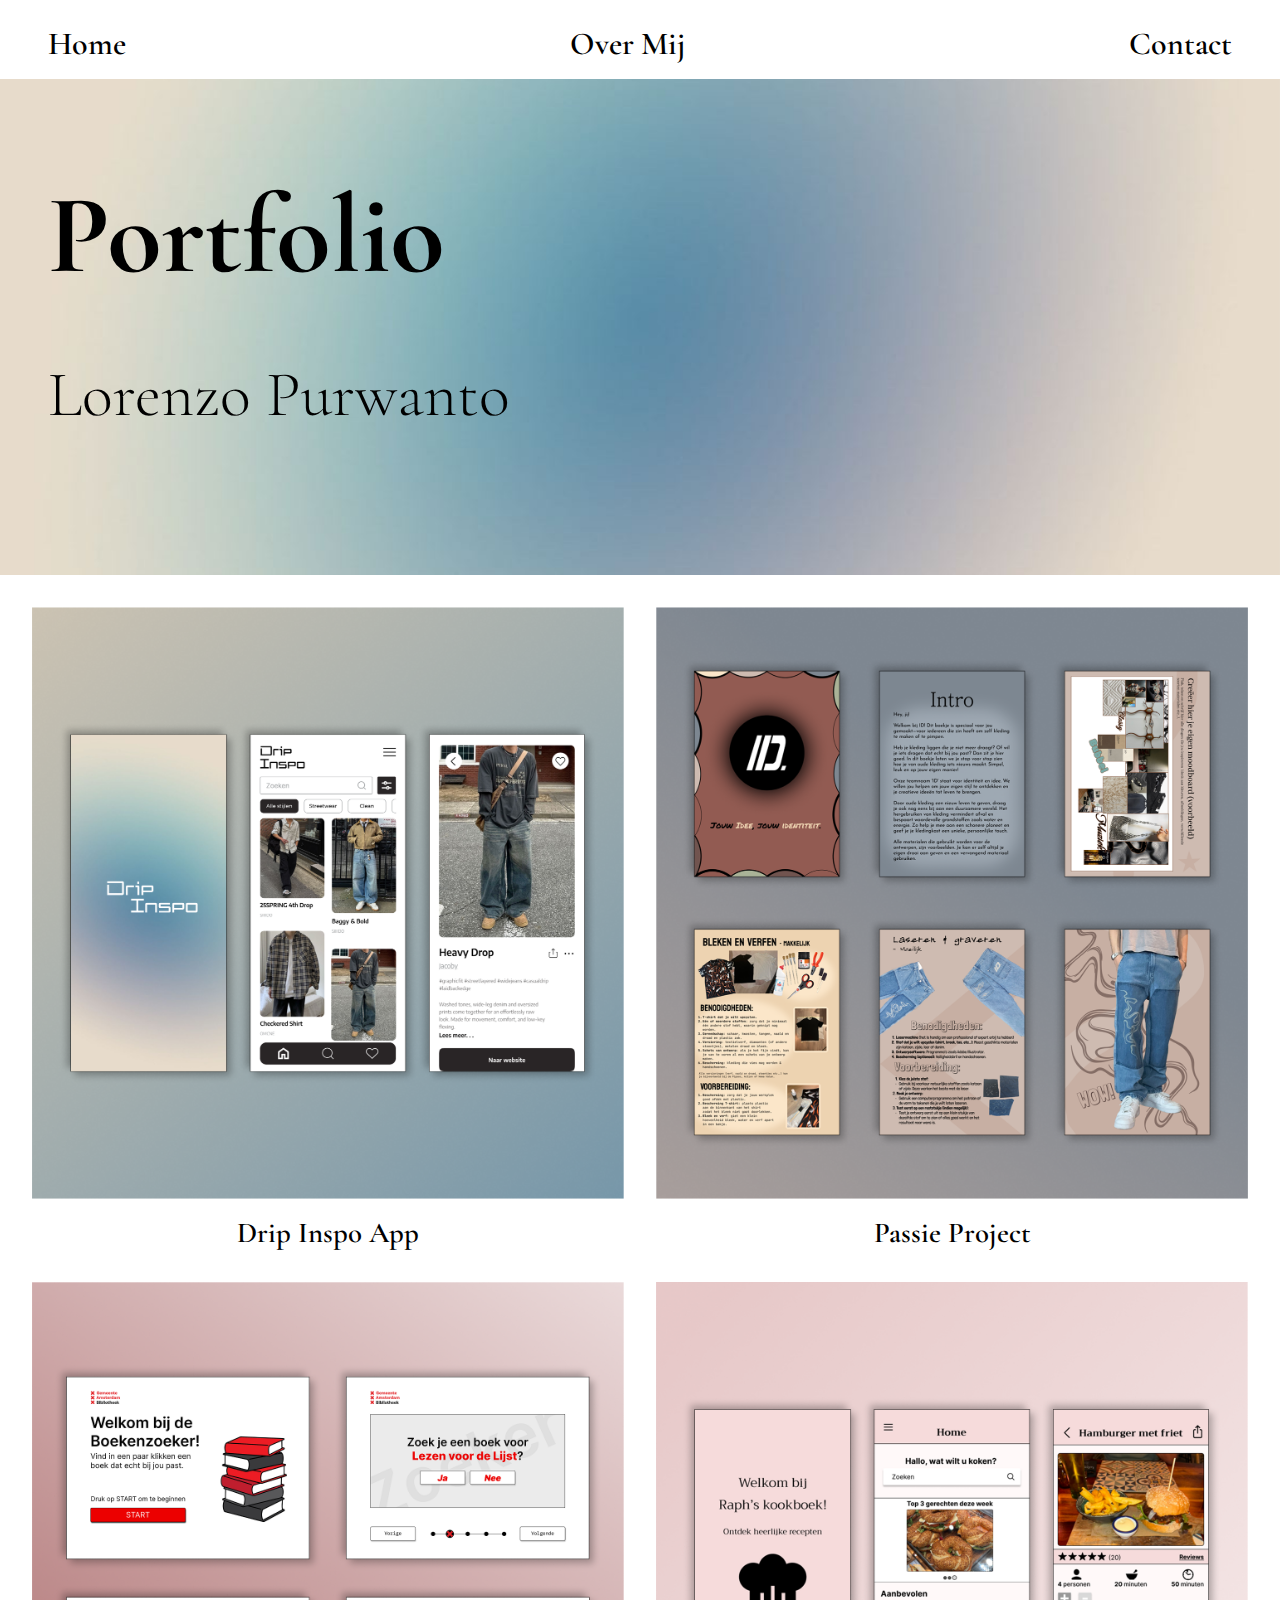
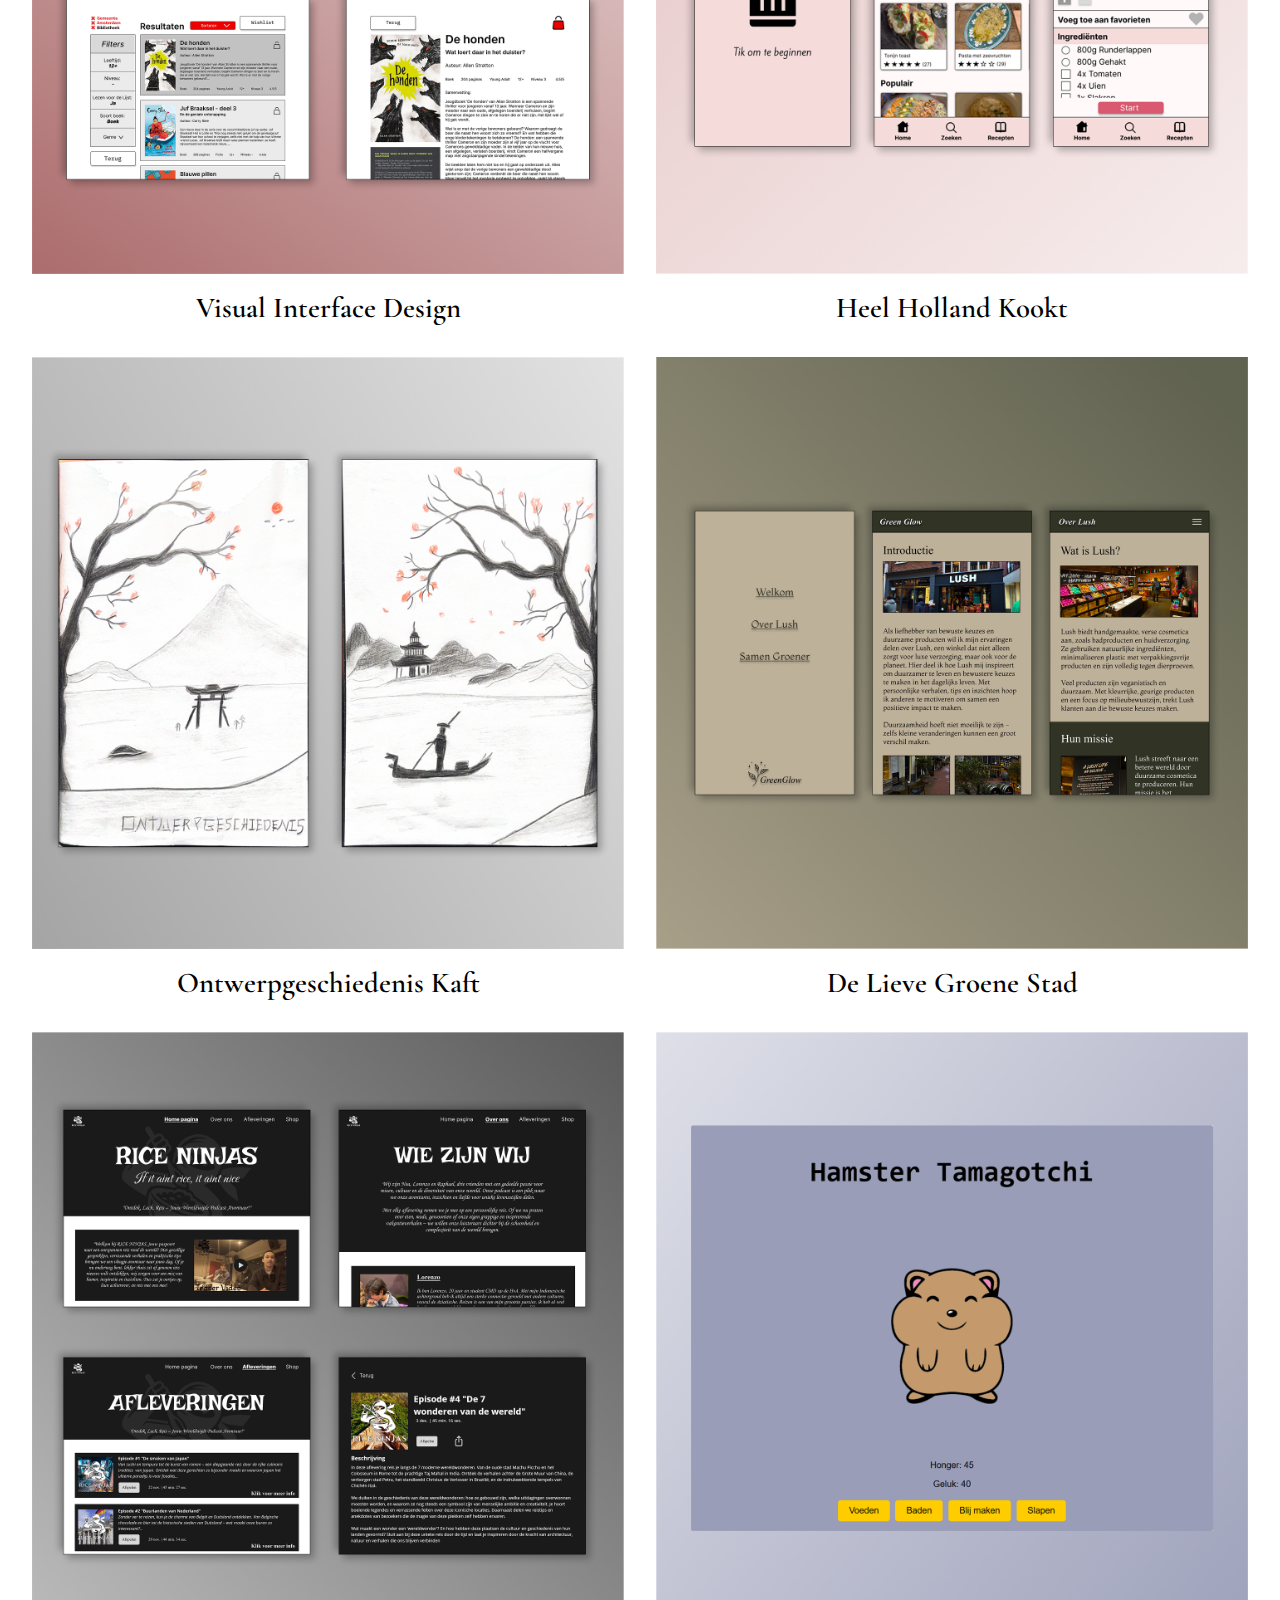
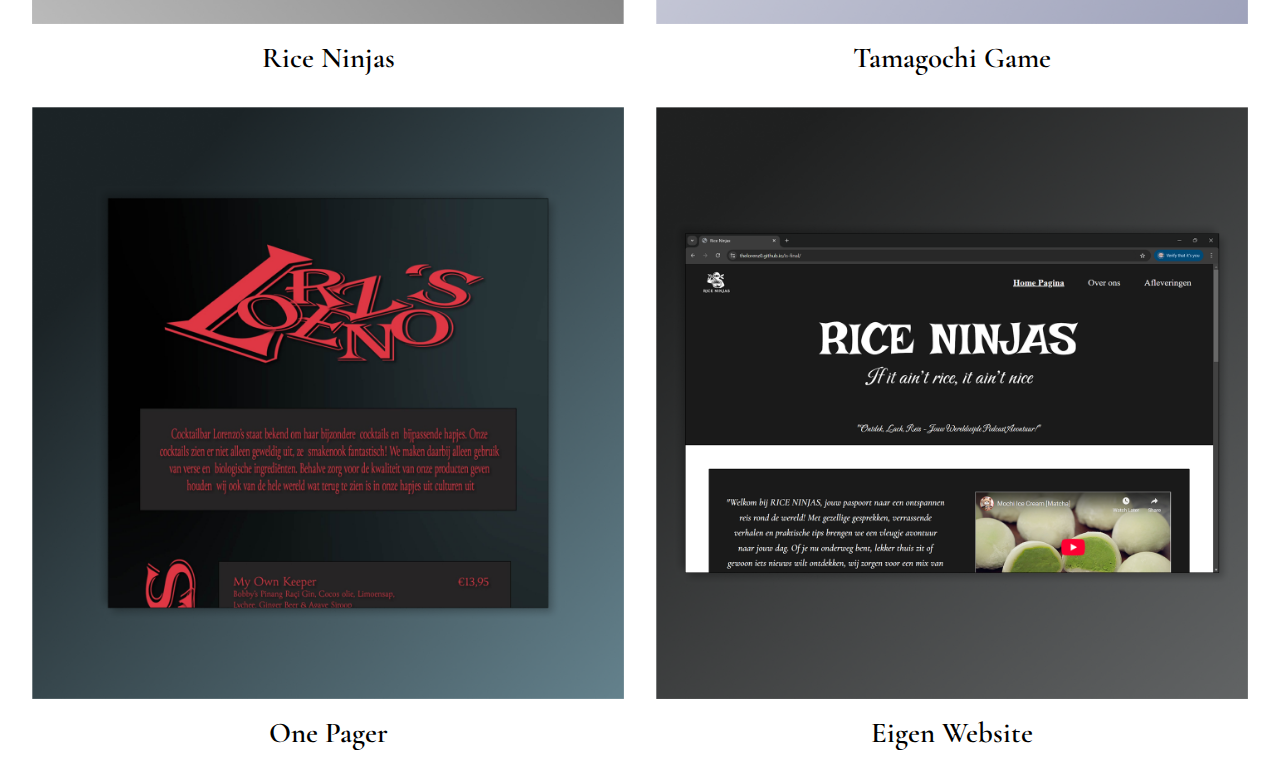
<file: index.html>
<!DOCTYPE html>
<html lang="en">
  <head>
    <meta charset="UTF-8" />
    <meta name="viewport" content="width=device-width, initial-scale=1.0" />
    <title>Home | Portfolio Lorenzo</title>
    <link href="style.css" rel="stylesheet" />
  </head>
  <body class="homepage">
    <header>
      <nav>
        <ul>
          <li>
            <a href="index.html">Home</a>
          </li>
          <li>
            <a href="about_me.html">Over Mij</a>
          </li>
          <li>
            <a href="contact.html">Contact</a>
          </li>
        </ul>
      </nav>
    </header>   
    <section class="bovendevouwhome">
      <h1>Portfolio</h1>
      <h2>Lorenzo Purwanto</h2>
    </section>
    <main>
    <section class="projects">
  <a href="leerdoel2.html" class="overlay-container">
    <img src="./images/dripinspo.png" alt="Leerdoel 2">
    <div class="project-title">Drip Inspo App</div>
  </a>

  <a href="passieproject.html" class="overlay-container">
    <img src="./images/passieproject.png" alt="Passie Project">
    <div class="project-title">Passie Project</div>
  </a>

  <a href="vid.html" class="overlay-container">
    <img src="./images/vid.png" alt="Visual Interface Design">
    <div class="project-title">Visual Interface Design</div>
  </a>

  <a href="hhk.html" class="overlay-container">
    <img src="./images/hhk.png" alt="Heel Holland Kookt">
    <div class="project-title">Heel Holland Kookt</div>
  </a>

<a href="kaft.html" class="overlay-container">
    <img src="./images/kaft.png" alt="Ontwerpgeschiedenis Kaft">
    <div class="project-title">Ontwerpgeschiedenis Kaft</div>
  </a>

  <a href="project2.html" class="overlay-container">
    <img src="./images/groenestad.png" alt="De Lieve Groene Stad">
    <div class="project-title">De Lieve Groene Stad</div>
  </a>

  <a href="riceninjas.html" class="overlay-container">
    <img src="./images/riceninja.png" alt="Rice Ninjas">
    <div class="project-title">Rice Ninjas</div>
  </a>

  <a href="game.html" class="overlay-container">
    <img src="./images/game.png" alt="Tamagochi Game">
    <div class="project-title">Tamagochi Game</div>
  </a>

  <a href="onepager.html" class="overlay-container">
    <img src="./images/onepager.png" alt="One Pager">
    <div class="project-title">One Pager</div>
  </a>

  <a href="website.html" class="overlay-container">
    <img src="./images/website.png" alt="Eigen website">
    <div class="project-title">Eigen Website</div>
  </a>
</section>

    
    </main>
    
  </body>
</html>
</file>
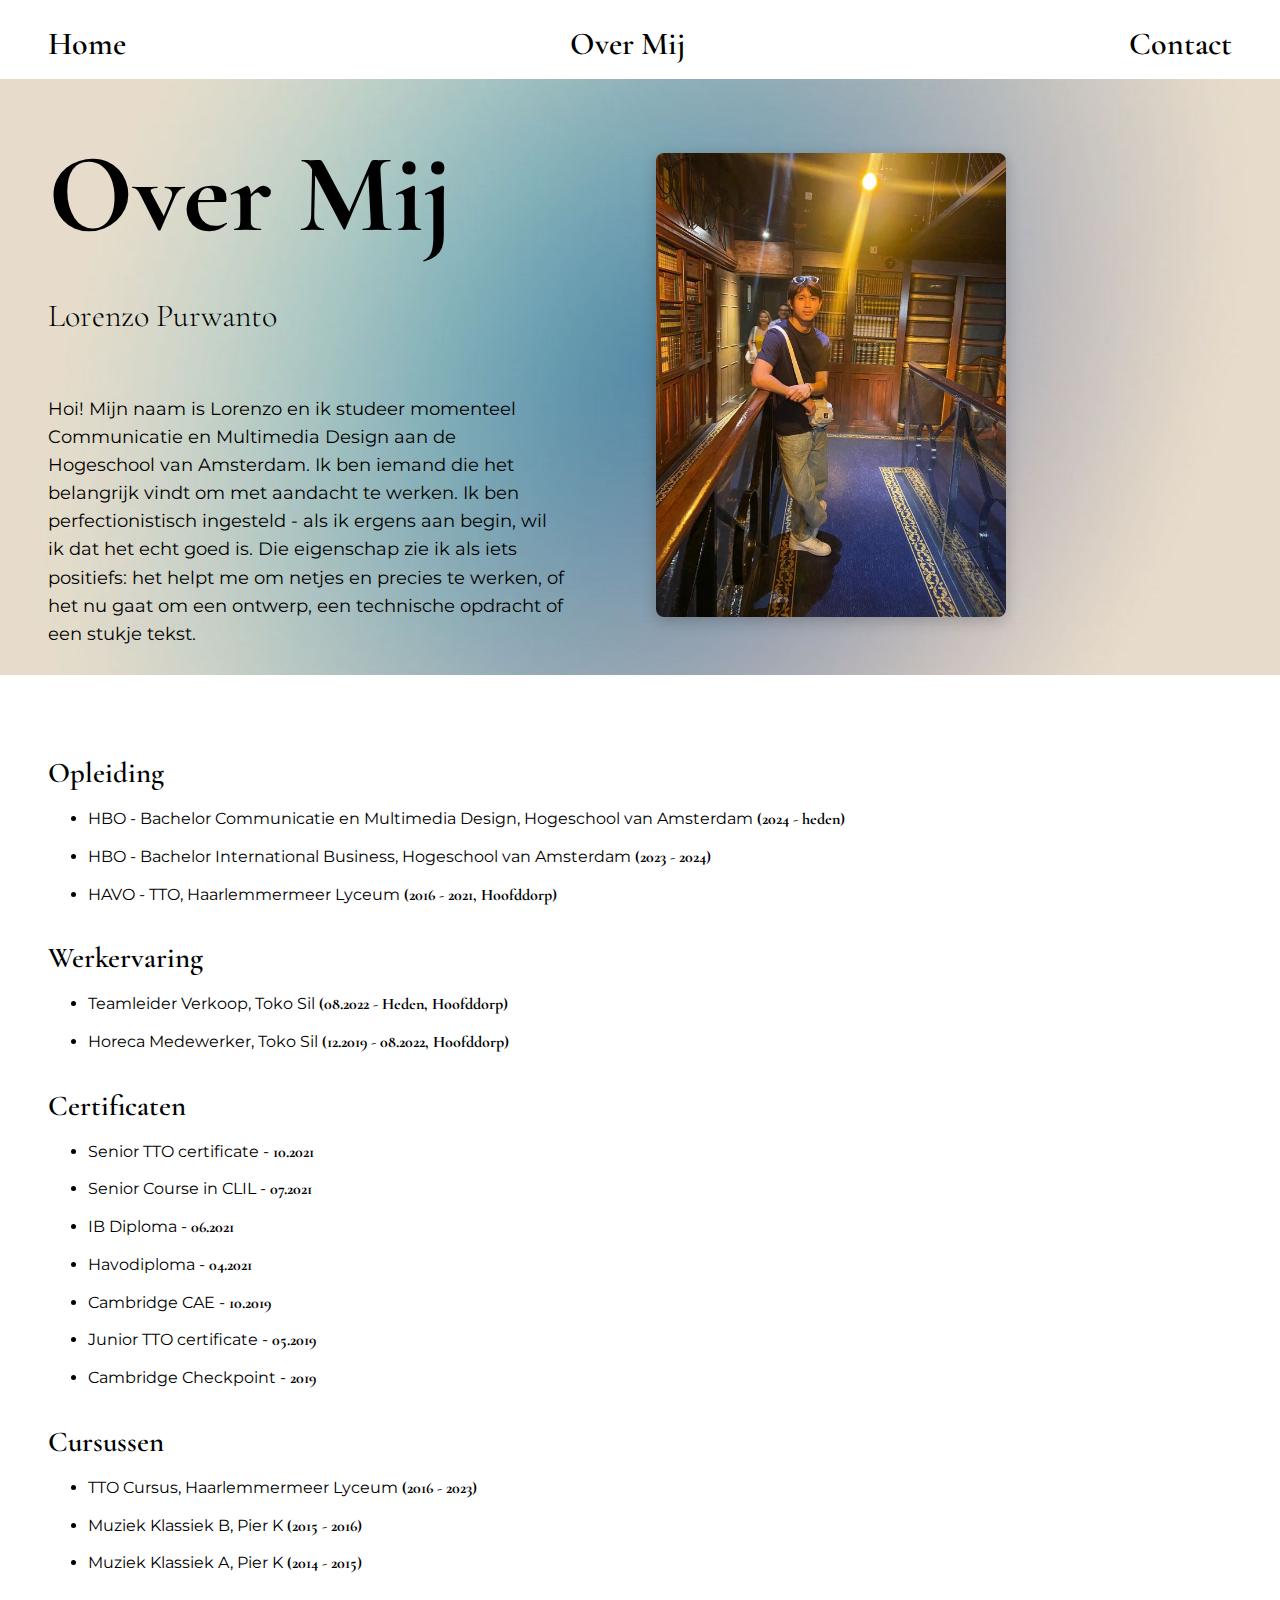
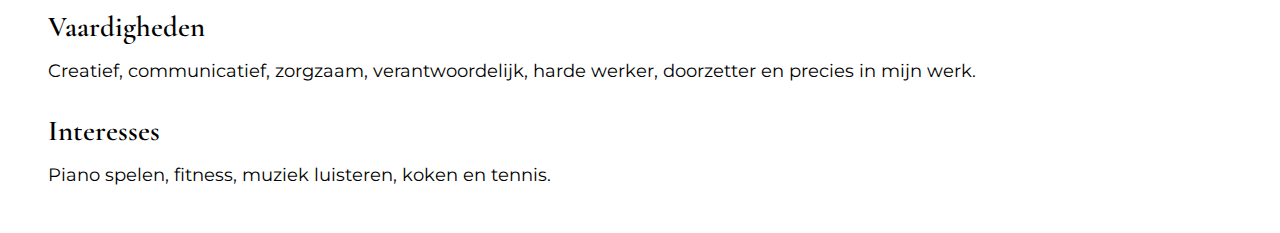
<file: about_me.html>
<!DOCTYPE html>
<html lang="en">
  <head>
    <meta charset="UTF-8" />
    <meta name="viewport" content="width=device-width, initial-scale=1.0" />
    <title>Over Mij | Portfolio Lorenzo</title>
    <link href="style.css" rel="stylesheet" />
  </head>
  <body>
    <header>
      <nav>
        <ul>
          <li>
            <a href="index.html">Home</a>
          </li>
          <li>
            <a href="about_me.html">Over Mij</a>
          </li>
          <li>
            <a href="contact.html">Contact</a>
          </li>
        </ul>
      </nav>
    </header>
    <section class="bovendevouw">
      <div class="about-text">
        <h1>Over Mij</h1>
        <h2>Lorenzo Purwanto</h2>
        <p><br>
          Hoi! Mijn naam is Lorenzo en ik studeer momenteel Communicatie en Multimedia Design aan de Hogeschool van Amsterdam.
          Ik ben iemand die het belangrijk vindt om met aandacht te werken. Ik ben perfectionistisch ingesteld - als ik ergens aan begin, 
          wil ik dat het echt goed is. Die eigenschap zie ik als iets positiefs: het helpt me om netjes en precies te werken, of het nu 
          gaat om een ontwerp, een technische opdracht of een stukje tekst.
        </p>
      </div>
      <div class="about-photo">
        <img src="./images/foto_lorenzo.jpg" alt="Lorenzo Foto">
      </div>
    </section>
  <main>
  <section class="cv-links">
    <h3>Opleiding</h3>
    <ul>
      <li>HBO - Bachelor Communicatie en Multimedia Design, Hogeschool van Amsterdam <strong>(2024 - heden)</strong></li>
      <li>HBO - Bachelor International Business, Hogeschool van Amsterdam <strong>(2023 - 2024)</strong></li>
      <li>HAVO - TTO, Haarlemmermeer Lyceum <strong>(2016 - 2021, Hoofddorp)</strong></li>
    </ul>

    <h3>Werkervaring</h3>
    <ul>
      <li>Teamleider Verkoop, Toko Sil <strong>(08.2022 - Heden, Hoofddorp)</strong></li>
      <li>Horeca Medewerker, Toko Sil <strong>(12.2019 - 08.2022, Hoofddorp)</strong></li>
    </ul>

    <h3>Certificaten</h3>
    <ul>
      <li>Senior TTO certificate - <strong>10.2021</strong></li>
      <li>Senior Course in CLIL - <strong>07.2021</strong></li>
      <li>IB Diploma - <strong>06.2021</strong></li>
      <li>Havodiploma - <strong>04.2021</strong></li>
      <li>Cambridge CAE - <strong>10.2019</strong></li>
      <li>Junior TTO certificate - <strong>05.2019</strong></li>
      <li>Cambridge Checkpoint - <strong>2019</strong></li>
    </ul>

    <h3>Cursussen</h3>
    <ul>
      <li>TTO Cursus, Haarlemmermeer Lyceum <strong>(2016 - 2023)</strong></li>
      <li>Muziek Klassiek B, Pier K <strong>(2015 - 2016)</strong></li>
      <li>Muziek Klassiek A, Pier K <strong>(2014 - 2015)</strong></li>
    </ul>

    <h3>Vaardigheden</h3>
    <p>Creatief, communicatief, zorgzaam, verantwoordelijk, harde werker, doorzetter en precies in mijn werk.</p>

    <h3>Interesses</h3>
    <p>Piano spelen, fitness, muziek luisteren, koken en tennis.</p>
  </section>
</main>



  </body>
</html>
</file>
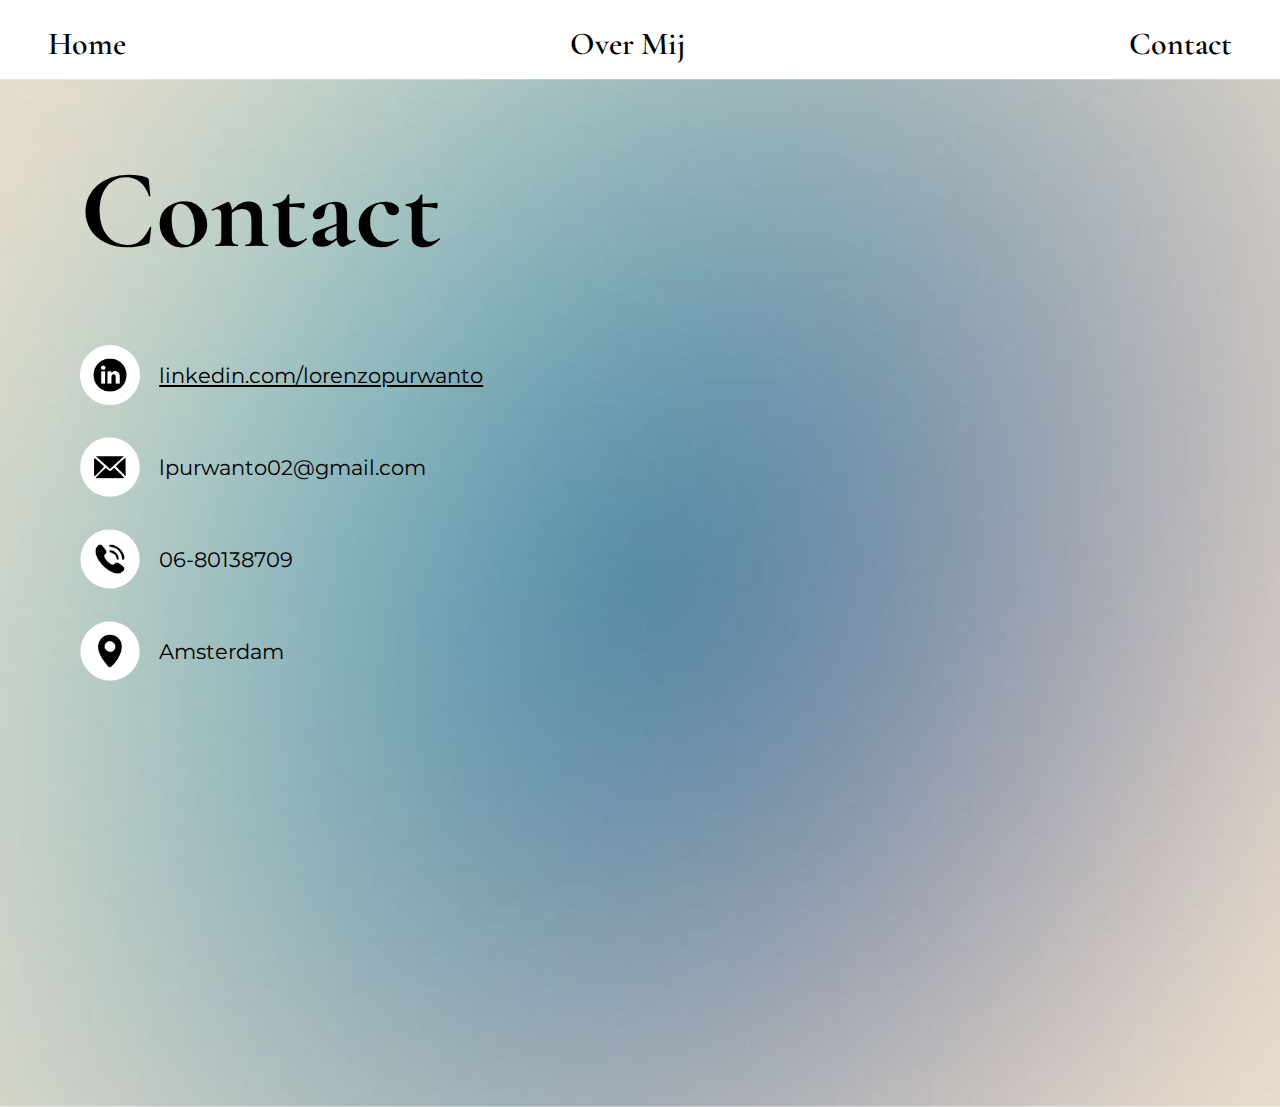
<file: contact.html>
<!DOCTYPE html>
<html lang="en">
  <head>
    <meta charset="UTF-8" />
    <meta name="viewport" content="width=device-width, initial-scale=1.0" />
    <title>Contact | Portfolio Lorenzo</title>
    <link href="style.css" rel="stylesheet" />
  </head>
<body class="contactpagina">
    <header>
      <nav>
        <ul>
          <li><a href="index.html">Home</a></li>
          <li><a href="about_me.html">Over Mij</a></li>
          <li><a href="contact.html">Contact</a></li>
        </ul>
      </nav>
    </header>

    <section class="bovendevouw">
      <h1>Contact</h1>

      <div class="contact-info">
         <div>
          <img src="./images/iconlinkedin.png" alt="LinkedIn icon">
          <span><a href="https://www.linkedin.com/in/lorenzo-purwanto-725716225/">linkedin.com/lorenzopurwanto</a></span>
        </div>
        <div>
          <img src="./images/iconemailwit.png" alt="E-mail icon">
          <span>lpurwanto02@gmail.com</span>
        </div>
        <div>
          <img src="./images/icontelefoonwit.png" alt="Telefoon icon">
          <span>06-80138709</span>
        </div>
        <div>
          <img src="./images/iconadreswit.png" alt="Adres icon">
          <span>Amsterdam</span>
        </div>
       
      </div>
    </section>
  </body>
</html>
</file>
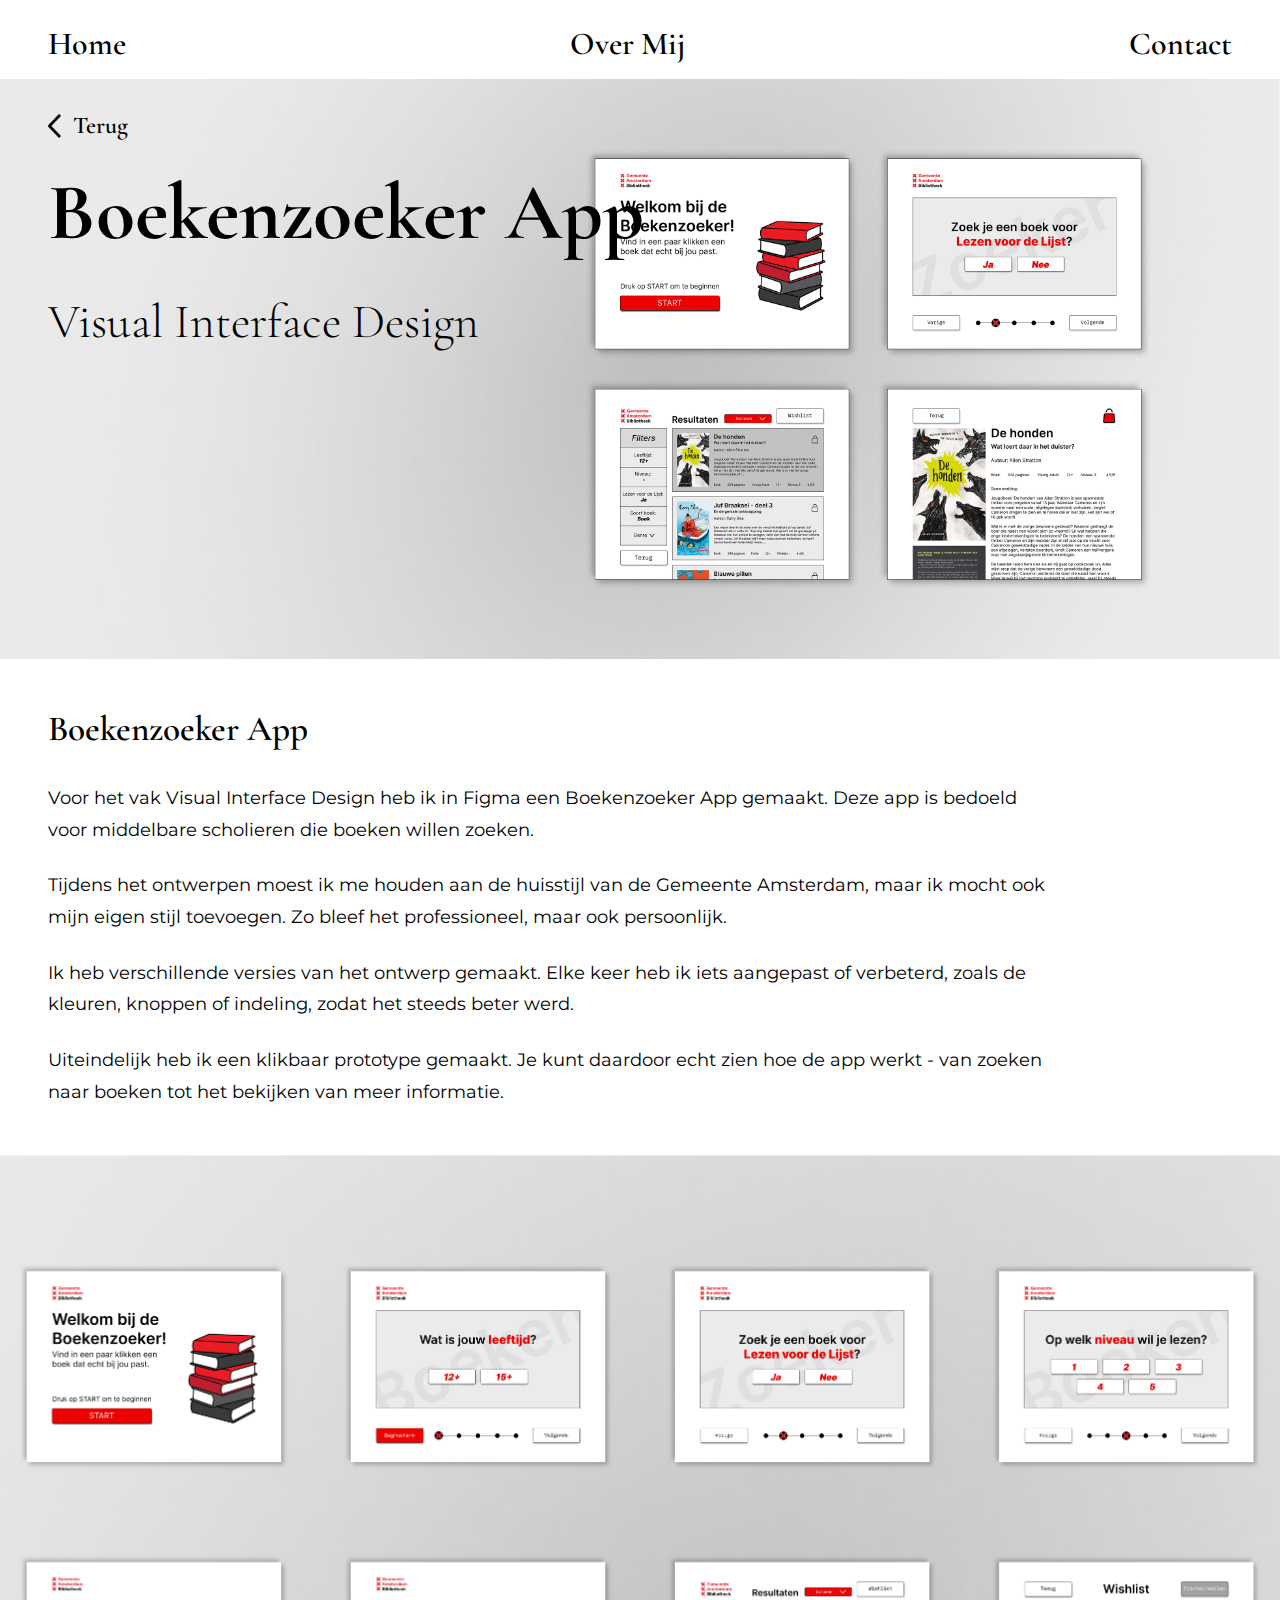
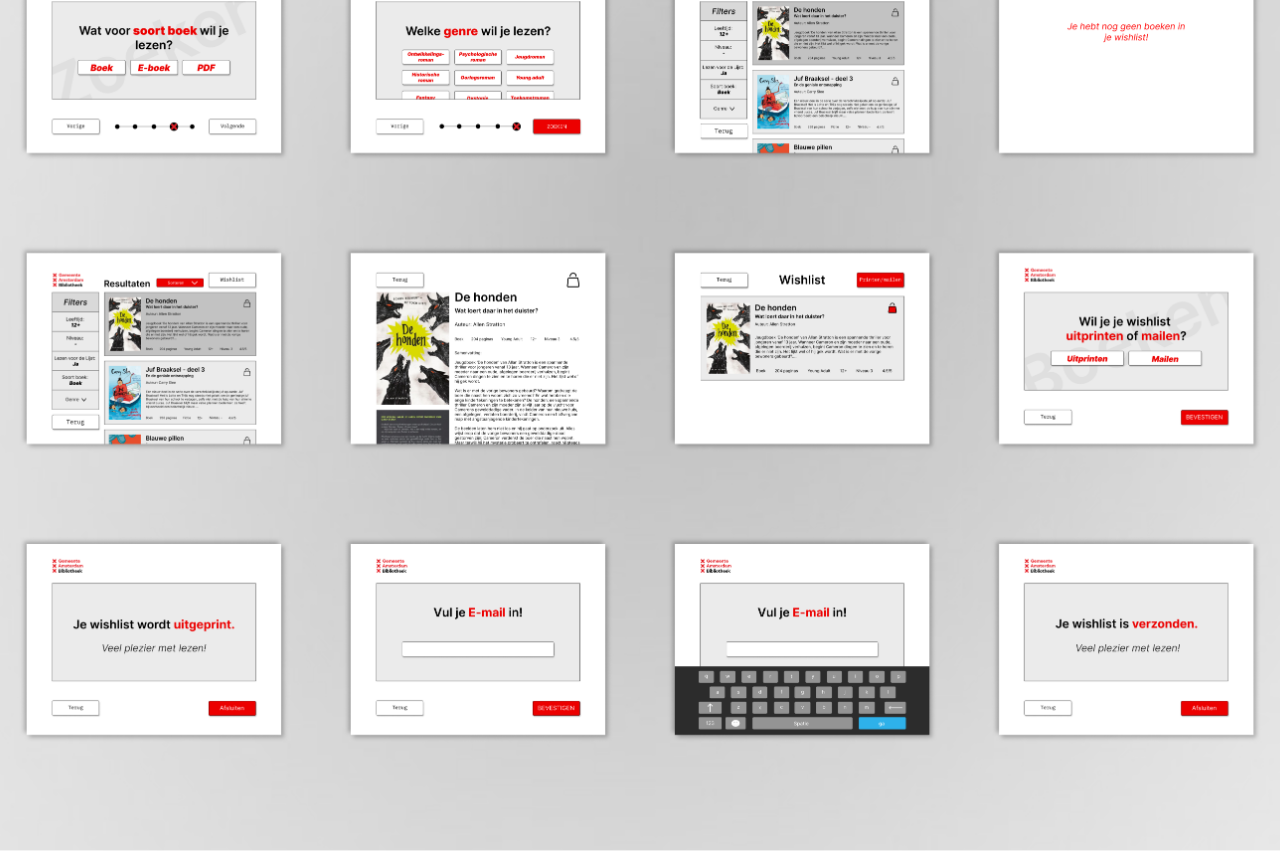
<file: vid.html>
<html lang="en">
  <head>
    <meta charset="UTF-8" />
    <meta name="viewport" content="width=device-width, initial-scale=1.0" />
    <title>Boekenzoeker App VID | Portfolio Lorenzo</title>
    <link href="style.css" rel="stylesheet" />
  </head>
  <body class="proef-natuur">
    <header>
      <nav>
        <ul>
          <li>
            <a href="index.html">Home</a>
          </li>
          <li>
            <a href="about_me.html">Over Mij</a>
          </li>
          <li>
            <a href="contact.html">Contact</a>
          </li>
        </ul>
      </nav>
    </header>
    <section class="bovendevouw3">
      <div class="terug-container">
        <a href="index.html" class="terug-link">
          <img src="images/terug.png" alt="Pijl terug">
          Terug
        </a>        
      </div>
      <div class="intro-text">
        <h1>Boekenzoeker App</h1>
        <h2>Visual Interface Design</h2>
      </div>
    </section>
    
    <main>
    <section class="projecttekst">
      <h4>Boekenzoeker App</h4>
    <p>
    Voor het vak Visual Interface Design heb ik in Figma een Boekenzoeker App gemaakt. Deze app is bedoeld voor middelbare 
    scholieren die boeken willen zoeken.
    </p>
    <p>
    Tijdens het ontwerpen moest ik me houden aan de huisstijl van de Gemeente Amsterdam, maar ik mocht ook mijn eigen stijl 
    toevoegen. Zo bleef het professioneel, maar ook persoonlijk.
    </p>
    <p>
    Ik heb verschillende versies van het ontwerp gemaakt. Elke keer heb ik iets aangepast of verbeterd, zoals de kleuren, knoppen 
    of indeling, zodat het steeds beter werd.
    </p>
    <p>
    Uiteindelijk heb ik een klikbaar prototype gemaakt. Je kunt daardoor echt zien hoe de app werkt - van zoeken naar boeken tot 
    het bekijken van meer informatie.
    </p>
    </section>
    <section class="projectachtergrond3">
    </section>
    </main> 
  </body>
</html>
</file>
<file: style.css>
@import url('https://fonts.googleapis.com/css2?family=Cormorant+Garamond:ital,wght@0,300;0,400;0,500;0,600;0,700;1,300;1,400;1,500;1,600;1,700&family=Kings&family=Montaga&family=Montserrat:ital,wght@0,100..900;1,100..900&family=Quintessential&display=swap');


/*-------------basis en fonts--------------*/
* {
  margin: 0;
   font-family: "Cormorant Garamond", serif;
  color: #000000;
}

p {
  font-family: "Montserrat", sans-serif;
}

/*-------------navigatie--------------*/
header {
  background-color: #ffffff;
  position: sticky;
  top: 0;
  padding-top: 0.5em;
  z-index: 1000;
}

nav ul {
  list-style: none;
  padding: 1em 3em;
  display: flex;
  justify-content: space-between;
  align-items: center;
}

nav ul a {
  text-decoration: none;
  font-weight: 600;
  font-size: 2em;
  transition: font-size 0.2s ease-in-out; /* ➤ zorgt dat het soepel verandert */
}


nav ul a:hover {
  color: #992121;
  font-size: 2.1em; /* ➤ iets groter dan 2em */
  transition: font-size 0.2s ease-in-out;
}




/*-------------boven de vouw--------------*/
.bovendevouw {
  display: grid;
  grid-template-columns: 1fr 1fr;
  grid-template-rows: auto auto auto;
  align-items: center;
  height: 500px;
  background: url("./images/achtergrond2.png") no-repeat center center;
  background-size: cover;
  padding: 3rem;
  gap: 2rem;
}

.bovendevouw h1 {
  grid-column: 1 / 2;
  grid-row: 1;
  align-self: end;
  font-weight: 700;
  font-size: 7rem;
  margin: 0;
}

.bovendevouw h2 {
  grid-column: 1 / 2;
  grid-row: 2;
  font-weight: 100;
  font-size: 4rem;
  margin: 0;
}

/* Contact info binnen bovendevouw */
.bovendevouw .contact-info {
  grid-column: 1 / 2;
  grid-row: 3;
  display: flex;
  flex-direction: column;
  gap: 1rem;
  margin-top: 1.5rem;
}

.bovendevouw .contact-info div {
  display: flex;
  align-items: center;
  gap: 0.8rem;
}

.bovendevouw .contact-info img {
  width: 50px;
  height: px;
}


.bovendevouw .contact-info span {
  font-size: 1.25rem;
   font-family: "Montserrat", sans-serif;
}

body.contactpagina {
  overflow: hidden;
}
.contactpagina .bovendevouw {
  background: url("./images/achtergrond2.png") no-repeat center center;
  background-size: cover;
  min-height: 100vh;
  display: block;
  padding: 4rem 5rem 4rem 5rem;
}

.contactpagina .bovendevouw h1 {
  font-size: 7rem;
  margin-bottom: 0.6em;
  text-align: left;
  font-weight: 700;
}

.contactpagina .contact-info {
  display: flex;
  flex-direction: column;
  gap: 2rem;
}

.contactpagina .contact-info div {
  display: flex;
  align-items: center;
  gap: 1.2rem;
}

.contactpagina .contact-info img {
  width: 60px;
  height: 60px;
}

.contactpagina .contact-info span,
.contactpagina .contact-info a {
  font-size: 1.3rem;
  font-family: "Montserrat", sans-serif;
}


/*-------------about-me-styling--------------*/
.-text {
  color: black;
}

.about-text h1 {
  font-size: em;
  margin-bottom: 0.3em;
}

.about-text h2 {
  font-size: 2em;
  margin-bottom: 1em;
}

.about-text p {
  font-size: 1.1em;
  line-height: 1.6;
  max-width: 90%;
}

.about-photo img {
  width: 100%;
  max-width: 350px;
  border-radius: 8px;
  box-shadow: 0 4px 15px rgba(0, 0, 0, 0.2);
}

.bovendevouw h3 {
  grid-column: 2 / 3;
  grid-row: 2;
  justify-self: end;
  align-self: end;
  font-weight: 100;
  font-size: 2.5rem;
  margin: 0;
}

.terug-link {
  display: flex;
  align-items: center;
  gap: 0.5em;
  font-size: 1.2em;
  font-weight: 500;
  text-decoration: none;
  color: black;
}

.terug-link img {
  height: 1.2em;
}

/*-------------onder de vouw: projecten--------------*/
.projects {
  display: grid;
  grid-template-columns: repeat(auto-fit, minmax(300px, 1fr));
  gap: 1rem;
  padding: 1rem;
  max-width: 1400px;
  margin: 0 auto;
}

.projecttekst {
  margin: 3rem 0 3rem 3rem;
}

.projecttekst h4 {
  text-align: left;
  font-size: 2.2rem;
  font-weight: 600;
  margin: 0 0 2rem 0;
  
  font-family: "Cormorant Garamond", serif;
}

.projecttekst p {
  font-family: "Montserrat", sans-serif;
  font-size: 1.1rem;
  line-height: 1.8;
  margin: 0 0 1.5rem 0;
  max-width: 1000px;
}

.cv-links {
  padding: 3rem;
  max-width: 1000px;
}

.cv-links h3 {
  font-size: 1.8rem;
  margin-top: 2rem;
  margin-bottom: 1rem;
  font-weight: 600;
}

.cv-links ul {
  margin-left: 1.5rem;
  padding-left: 1rem;
  list-style-type: disc;
  line-height: 1.6;
}

.cv-links li {
  margin-bottom: 0.7rem;
  font-family: "Montserrat", sans-serif;
}

.cv-links p {
  font-size: 1.1rem;
   font-family: "Montserrat", sans-serif;
  margin-top: 0.5rem;
}

/*-------------projecten alleen op homepage--------------*/
.homepage .projects {
  display: grid;
  grid-template-columns: repeat(2, 1fr);
  gap: 2rem;
  padding: 2rem;
  max-width: 1400px;
  margin: 0 auto;
}
.homepage .overlay-container {
  position: relative;
  display: flex;
  flex-direction: column;
  align-items: center;
  overflow: hidden;
  transition: transform 0.3s ease-in-out;
  border-radius: 0;
  height: 100%; /* Zorgt ervoor dat img in de container blijft */
  text-decoration: none;
  color: inherit; /* behoudt normale tekstkleur */
}

.homepage .overlay-container img {
  width: 100%;
  height: 100%;
  border-radius: 0;
  object-fit: cover;
  transition: transform 0.3s ease-in-out;
}

.homepage .overlay-container:hover img {
  transform: scale(1.03); /* Kleinere zoom, bv. 1.03 in plaats van 1.1 */
}

.homepage .overlay,
.homepage .overlay-text {
  display: none;
}

.homepage .project-title {
  margin-top: 1rem;
  font-size: 1.8rem;
  text-align: center;
  font-weight: 600;
}


.projectachtergrond {
  height: 700px; /* zelfde hoogte als .bovendevouw1 */
  background: url("./images/projectachtergrond1.png") no-repeat center center;
  background-size: cover;
  padding: 3rem;
  display: flex;
  align-items: center;
  justify-content: center;
}

.bovendevouw1 {
  display: flex;
  flex-direction: column;
  align-items: flex-start;
  justify-content: flex-start; /* i.p.v. center */
  padding: 2rem 3rem 3rem 3rem; /* minder bovenruimte */
  gap: 1.5rem;
  min-height: 450px; /* iets lager dan 500px */
  background: url("./images/achtergrond3.png") no-repeat center center;
  background-size: cover;
}

.bovendevouw1 .terug-link {
  display: flex;
  align-items: center;
  gap: 0.5em;
  font-size: 1.5rem;
  font-weight: 600;
  text-decoration: none;
  color: black;
}

.bovendevouw1 .terug-link img {
  height: 1.5rem;
}
.bovendevouw1 .terug-link:hover {
  font-size: 1.7rem; /* iets groter bij hover */
  transition: all 0.2s ease; /* vloeiende overgang */
}

.bovendevouw1 .terug-link:hover img {
  transform: scale(1.1); /* icoontje iets vergroten */
  transition: transform 0.2s ease;
}

.bovendevouw1 h1 {
  font-size: 5rem;
  font-weight: 700;
  margin: 0;
}

.bovendevouw1 h2 {
  font-size: 3rem;
  font-weight: 100;
  margin-top: 2rem;
}

.bovendevouw2 {
  display: flex;
  flex-direction: column;
  align-items: flex-start;
  justify-content: flex-start; /* i.p.v. center */
  padding: 2rem 3rem 3rem 3rem; /* minder bovenruimte */
  gap: 1.5rem;
  min-height: 500px; /* iets lager dan 500px */
  background: url("./images/passieproject1.png") no-repeat center center;
  background-size: cover;
}

.bovendevouw2 .terug-link {
  display: flex;
  align-items: center;
  gap: 0.5em;
  font-size: 1.5rem;
  font-weight: 600;
  text-decoration: none;
  color: black;
}

.bovendevouw2 .terug-link img {
  height: 1.5rem;
}
.bovendevouw2 .terug-link:hover {
  font-size: 1.7rem; /* iets groter bij hover */
  transition: all 0.2s ease; /* vloeiende overgang */
}

.bovendevouw2 .terug-link:hover img {
  transform: scale(1.1); /* icoontje iets vergroten */
  transition: transform 0.2s ease;
}

.bovendevouw2 h1 {
  font-size: 5rem;
  font-weight: 700;
  margin: 0;
}

.bovendevouw2 h2 {
  font-size: 3rem;
  font-weight: 100;
  margin-top: 2rem;
}



.projectachtergrond2 {
  height: 400px; /* zelfde hoogte als .bovendevouw1 */
  background: url("./images/passieproject2.png") no-repeat center center;
  background-size: cover;
  padding: 3rem;
  display: flex;
  align-items: center;
  justify-content: center;
}

.bovendevouw3 {
  display: flex;
  flex-direction: column;
  align-items: flex-start;
  justify-content: flex-start; /* i.p.v. center */
  padding: 2rem 3rem 3rem 3rem; /* minder bovenruimte */
  gap: 1.5rem;
  min-height: 500px; /* iets lager dan 500px */
  background: url("./images/vid1.png") no-repeat center center;
  background-size: cover;
}

.bovendevouw3 .terug-link {
  display: flex;
  align-items: center;
  gap: 0.5em;
  font-size: 1.5rem;
  font-weight: 600;
  text-decoration: none;
  color: black;
}

.bovendevouw3 .terug-link img {
  height: 1.5rem;
}
.bovendevouw3 .terug-link:hover {
  font-size: 1.7rem; /* iets groter bij hover */
  transition: all 0.2s ease; /* vloeiende overgang */
}

.bovendevouw3 .terug-link:hover img {
  transform: scale(1.1); /* icoontje iets vergroten */
  transition: transform 0.2s ease;
}

.bovendevouw3 h1 {
  font-size: 5rem;
  font-weight: 700;
  margin: 0;
}

.bovendevouw3 h2 {
  font-size: 3rem;
  font-weight: 100;
  margin-top: 2rem;
}



.projectachtergrond3 {
  height: 1200px; /* zelfde hoogte als .bovendevouw1 */
  background: url("./images/vid2.png") no-repeat center center;
  background-size: cover;
  padding: 3rem;
  display: flex;
  align-items: center;
  justify-content: center;
}


.bovendevouw4 {
  display: flex;
  flex-direction: column;
  align-items: flex-start;
  justify-content: flex-start; /* i.p.v. center */
  padding: 2rem 3rem 3rem 3rem; /* minder bovenruimte */
  gap: 1.5rem;
  min-height: 550px; /* iets lager dan 500px */
  background: url("./images/onepager1.png") no-repeat center center;
  background-size: cover;
}

.bovendevouw4 .terug-link {
  display: flex;
  align-items: center;
  gap: 0.5em;
  font-size: 1.5rem;
  font-weight: 600;
  text-decoration: none;
  color: black;
}

.bovendevouw4 .terug-link img {
  height: 1.5rem;
}
.bovendevouw4 .terug-link:hover {
  font-size: 1.7rem; /* iets groter bij hover */
  transition: all 0.2s ease; /* vloeiende overgang */
}

.bovendevouw4 .terug-link:hover img {
  transform: scale(1.1); /* icoontje iets vergroten */
  transition: transform 0.2s ease;
}

.bovendevouw4 h1 {
  font-size: 5rem;
  font-weight: 700;
  margin: 0;
}

.bovendevouw4 h2 {
  font-size: 3rem;
  font-weight: 100;
  margin-top: 2rem;
}



.projectachtergrond4 {
  height: 5000px; /* zelfde hoogte als .bovendevouw1 */
  background: url("./images/onepager2.png") no-repeat center center;
  background-size: cover;
  padding: 3rem;
  display: flex;
  align-items: center;
  justify-content: center;
}



.bovendevouw5 {
  display: flex;
  flex-direction: column;
  align-items: flex-start;
  justify-content: flex-start; /* i.p.v. center */
  padding: 2rem 3rem 3rem 3rem; /* minder bovenruimte */
  gap: 1.5rem;
  min-height: 550px; /* iets lager dan 500px */
  background: url("./images/hhk1.png") no-repeat center center;
  background-size: cover;
}

.bovendevouw5 .terug-link {
  display: flex;
  align-items: center;
  gap: 0.5em;
  font-size: 1.5rem;
  font-weight: 600;
  text-decoration: none;
  color: black;
}

.bovendevouw5 .terug-link img {
  height: 1.5rem;
}
.bovendevouw5 .terug-link:hover {
  font-size: 1.7rem; /* iets groter bij hover */
  transition: all 0.2s ease; /* vloeiende overgang */
}

.bovendevouw5 .terug-link:hover img {
  transform: scale(1.1); /* icoontje iets vergroten */
  transition: transform 0.2s ease;
}

.bovendevouw5 h1 {
  font-size: 5rem;
  font-weight: 700;
  margin: 0;
}

.bovendevouw5 h2 {
  font-size: 3rem;
  font-weight: 100;
  margin-top: 2rem;
}



.projectachtergrond5 {
  height: 1100px; /* zelfde hoogte als .bovendevouw1 */
  background: url("./images/hhk2.png") no-repeat center center;
  background-size: cover;
  padding: 3rem;
  display: flex;
  align-items: center;
  justify-content: center;
}


.bovendevouw6 {
  display: flex;
  flex-direction: column;
  align-items: flex-start;
  justify-content: flex-start; /* i.p.v. center */
  padding: 2rem 3rem 3rem 3rem; /* minder bovenruimte */
  gap: 1.5rem;
  min-height: 550px; /* iets lager dan 500px */
  background: url("./images/groenestad1.png") no-repeat center center;
  background-size: cover;
}

.bovendevouw6 .terug-link {
  display: flex;
  align-items: center;
  gap: 0.5em;
  font-size: 1.5rem;
  font-weight: 600;
  text-decoration: none;
  color: black;
}

.bovendevouw6 .terug-link img {
  height: 1.5rem;
}
.bovendevouw6 .terug-link:hover {
  font-size: 1.7rem; /* iets groter bij hover */
  transition: all 0.2s ease; /* vloeiende overgang */
}

.bovendevouw6 .terug-link:hover img {
  transform: scale(1.1); /* icoontje iets vergroten */
  transition: transform 0.2s ease;
}


.bovendevouw6 h1 {
  font-size: 5rem;
  font-weight: 700;
  margin: 0;
}

.bovendevouw6 h2 {
  font-size: 3rem;
  font-weight: 100;
  margin-top: 2rem;
}



.projectachtergrond6 {
  height: 1400px; /* zelfde hoogte als .bovendevouw1 */
  background: url("./images/groenestad2.png") no-repeat center center;
  background-size: cover;
  padding: 3rem;
  display: flex;
  align-items: center;
  justify-content: center;
}



.bovendevouw7 {
  display: flex;
  flex-direction: column;
  align-items: flex-start;
  justify-content: flex-start; /* i.p.v. center */
  padding: 2rem 3rem 3rem 3rem; /* minder bovenruimte */
  gap: 1.5rem;
  min-height: 550px; /* iets lager dan 500px */
  background: url("./images/kaft1.png") no-repeat center center;
  background-size: cover;
}

.bovendevouw7 .terug-link {
  display: flex;
  align-items: center;
  gap: 0.5em;
  font-size: 1.5rem;
  font-weight: 600;
  text-decoration: none;
  color: black;
}

.bovendevouw7 .terug-link img {
  height: 1.5rem;
}

.bovendevouw7 .terug-link:hover {
  font-size: 1.7rem; /* iets groter bij hover */
  transition: all 0.2s ease; /* vloeiende overgang */
}

.bovendevouw7 .terug-link:hover img {
  transform: scale(1.1); /* icoontje iets vergroten */
  transition: transform 0.2s ease;
}

.bovendevouw7 h1 {
  font-size: 5rem;
  font-weight: 700;
  margin: 0;
}

.bovendevouw7 h2 {
  font-size: 3rem;
  font-weight: 100;
  margin-top: 2rem;
}

/*-------------boven de vouw--------------*/
.bovendevouwhome {
  display: grid;
  grid-template-columns: 1fr 1fr;
  grid-template-rows: auto auto auto;
  align-items: center;
  height: 400px;
  background: url("./images/achtergrond2.png") no-repeat center center;
  background-size: cover;
  padding: 3rem;
  gap: 2rem;
}

.bovendevouwhome h1 {
  grid-column: 1 / 2;
  grid-row: 1;
  align-self: end;
  font-weight: 700;
  font-size: 7rem;
  margin: 0;
}

.bovendevouwhome h2 {
  grid-column: 1 / 2;
  grid-row: 2;
  font-weight: 100;
  font-size: 4rem;
  margin: 0;
}



.bovendevouw8 {
  display: flex;
  flex-direction: column;
  align-items: flex-start;
  justify-content: flex-start; /* i.p.v. center */
  padding: 2rem 3rem 3rem 3rem; /* minder bovenruimte */
  gap: 1.5rem;
  min-height: 600px; /* iets lager dan 500px */
  background: url("./images/riceninja1.png") no-repeat center center;
  background-size: cover;
}

.bovendevouw8 .terug-link {
  display: flex;
  align-items: center;
  gap: 0.5em;
  font-size: 1.5rem;
  font-weight: 600;
  text-decoration: none;
  color: black;
}


.bovendevouw8 .terug-link img {
  height: 1.5rem;
}

.bovendevouw8 .terug-link:hover {
  font-size: 1.7rem; /* iets groter bij hover */
  transition: all 0.2s ease; /* vloeiende overgang */
}

.bovendevouw8 .terug-link:hover img {
  transform: scale(1.1); /* icoontje iets vergroten */
  transition: transform 0.2s ease;
}

.bovendevouw8 h1 {
  font-size: 5rem;
  font-weight: 700;
  margin: 0;
}

.bovendevouw8 h2 {
  font-size: 3rem;
  font-weight: 100;
  margin-top: 2rem;
}



.projectachtergrond8 {
  height: 500px; /* zelfde hoogte als .bovendevouw1 */
  background: url("./images/riceninja2.png") no-repeat center center;
  background-size: cover;
  padding: 3rem;
  display: flex;
  align-items: center;
  justify-content: center;
}


.bovendevouw9 {
  display: flex;
  flex-direction: column;
  align-items: flex-start;
  justify-content: flex-start; /* i.p.v. center */
  padding: 2rem 3rem 3rem 3rem; /* minder bovenruimte */
  gap: 1.5rem;
  min-height: 600px; /* iets lager dan 500px */
  background: url("./images/game1.png") no-repeat center center;
  background-size: cover;
}

.bovendevouw9 .terug-link {
  display: flex;
  align-items: center;
  gap: 0.5em;
  font-size: 1.5rem;
  font-weight: 600;
  text-decoration: none;
  color: black;
}


.bovendevouw9 .terug-link img {
  height: 1.5rem;
}

.bovendevouw9 .terug-link:hover {
  font-size: 1.7rem; /* iets groter bij hover */
  transition: all 0.2s ease; /* vloeiende overgang */
}

.bovendevouw9 .terug-link:hover img {
  transform: scale(1.1); /* icoontje iets vergroten */
  transition: transform 0.2s ease;
}

.bovendevouw9 h1 {
  font-size: 5rem;
  font-weight: 700;
  margin: 0;
}

.bovendevouw9 h2 {
  font-size: 3rem;
  font-weight: 100;
  margin-top: 2rem;
}

.bovendevouw10 {
  display: flex;
  flex-direction: column;
  align-items: flex-start;
  justify-content: flex-start; /* i.p.v. center */
  padding: 2rem 3rem 3rem 3rem; /* minder bovenruimte */
  gap: 1.5rem;
  min-height: 600px; /* iets lager dan 500px */
  background: url("./images/website1.png") no-repeat center center;
  background-size: cover;
}

.bovendevouw10 .terug-link {
  display: flex;
  align-items: center;
  gap: 0.5em;
  font-size: 1.5rem;
  font-weight: 600;
  text-decoration: none;
  color: black;
}


.bovendevouw10 .terug-link img {
  height: 1.5rem;
}

.bovendevouw10 .terug-link:hover {
  font-size: 1.7rem; /* iets groter bij hover */
  transition: all 0.2s ease; /* vloeiende overgang */
}

.bovendevouw10 .terug-link:hover img {
  transform: scale(1.1); /* icoontje iets vergroten */
  transition: transform 0.2s ease;
}

.bovendevouw10 h1 {
  font-size: 5rem;
  font-weight: 700;
  margin: 0;
}

.bovendevouw10 h2 {
  font-size: 3rem;
  font-weight: 100;
  margin-top: 2rem;
}
</file>
